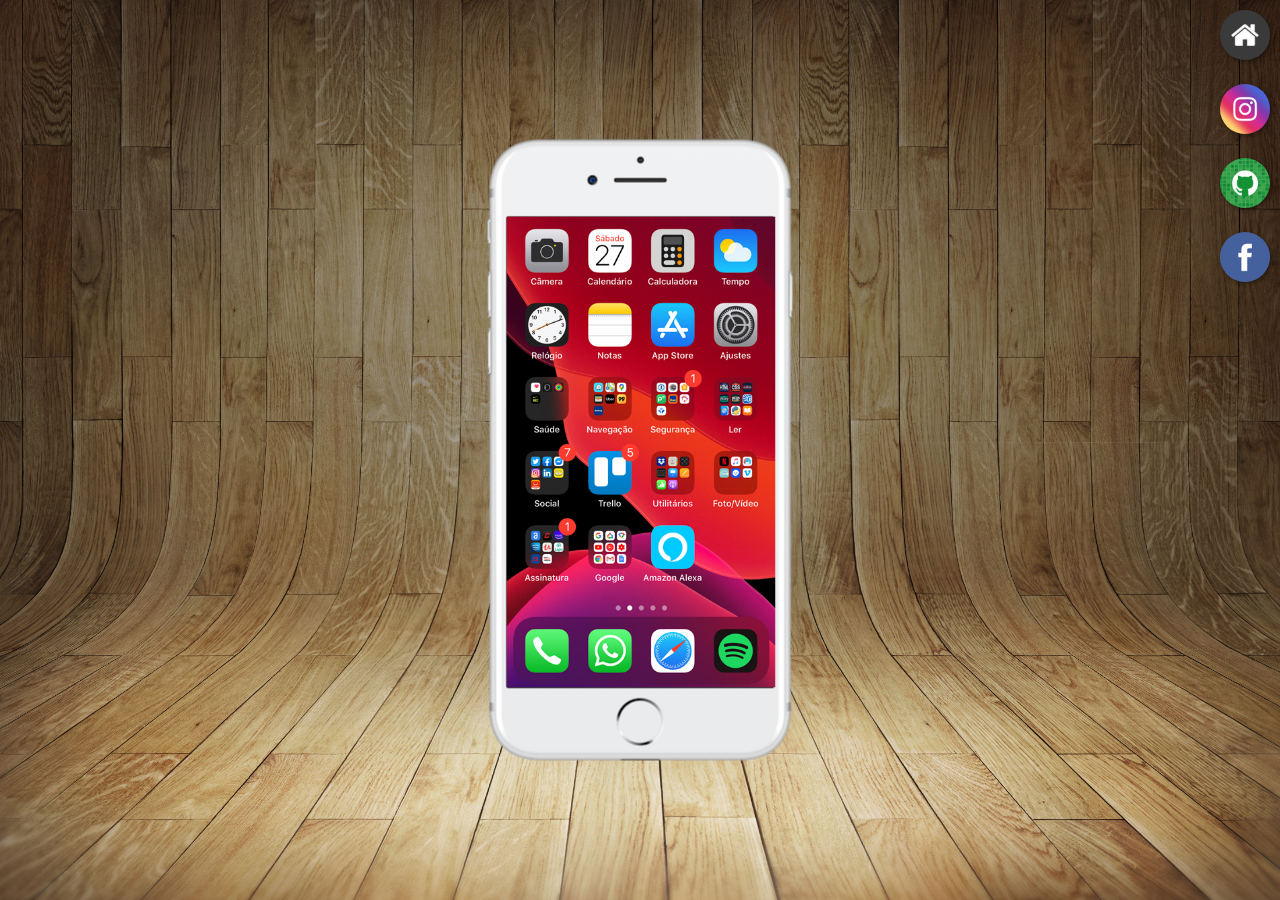
<file: index.html>
<!DOCTYPE html>
<html lang="pt-br">
<head>
    <meta charset="UTF-8">
    <meta name="viewport" content="width=device-width, initial-scale=1.0">
    <title>Projeto Redes Sociais</title>
    <link rel="stylesheet" href="estilos/style.css">
    <link rel="shortcut icon" href="favicon.ico" type="image/x-icon">
</head>
<body> 
    <main>
        <section id="redes-sociais">
        <a href="home.html" target="tela"><img src="imagens/logo-home.jpg" alt=""></a> <br>
        <a href="instagram.html" target="tela"><img src="imagens/logo-instagram.jpg" alt=""></a> <br>
        <!-- <a href="YouTube.html" target="tela"><img src="imagens/logo-youtube.jpg" alt=""></a> <br> -->
        <a href="github.html" target="tela"><img src="imagens/logo-github.jpg" alt=""></a> <br>
        <a href="facebook.html" target="tela"><img src="imagens/logo-facebook.jpg" alt=""></a>
        </section>
        
        <section id="celular">
            <iframe src="home.html" frameborder="0" name="tela" id="tela">
                Seu navegador nao e compativel com isso!
            </iframe>
        </section>
    </main>
</body>
</html>
</file>
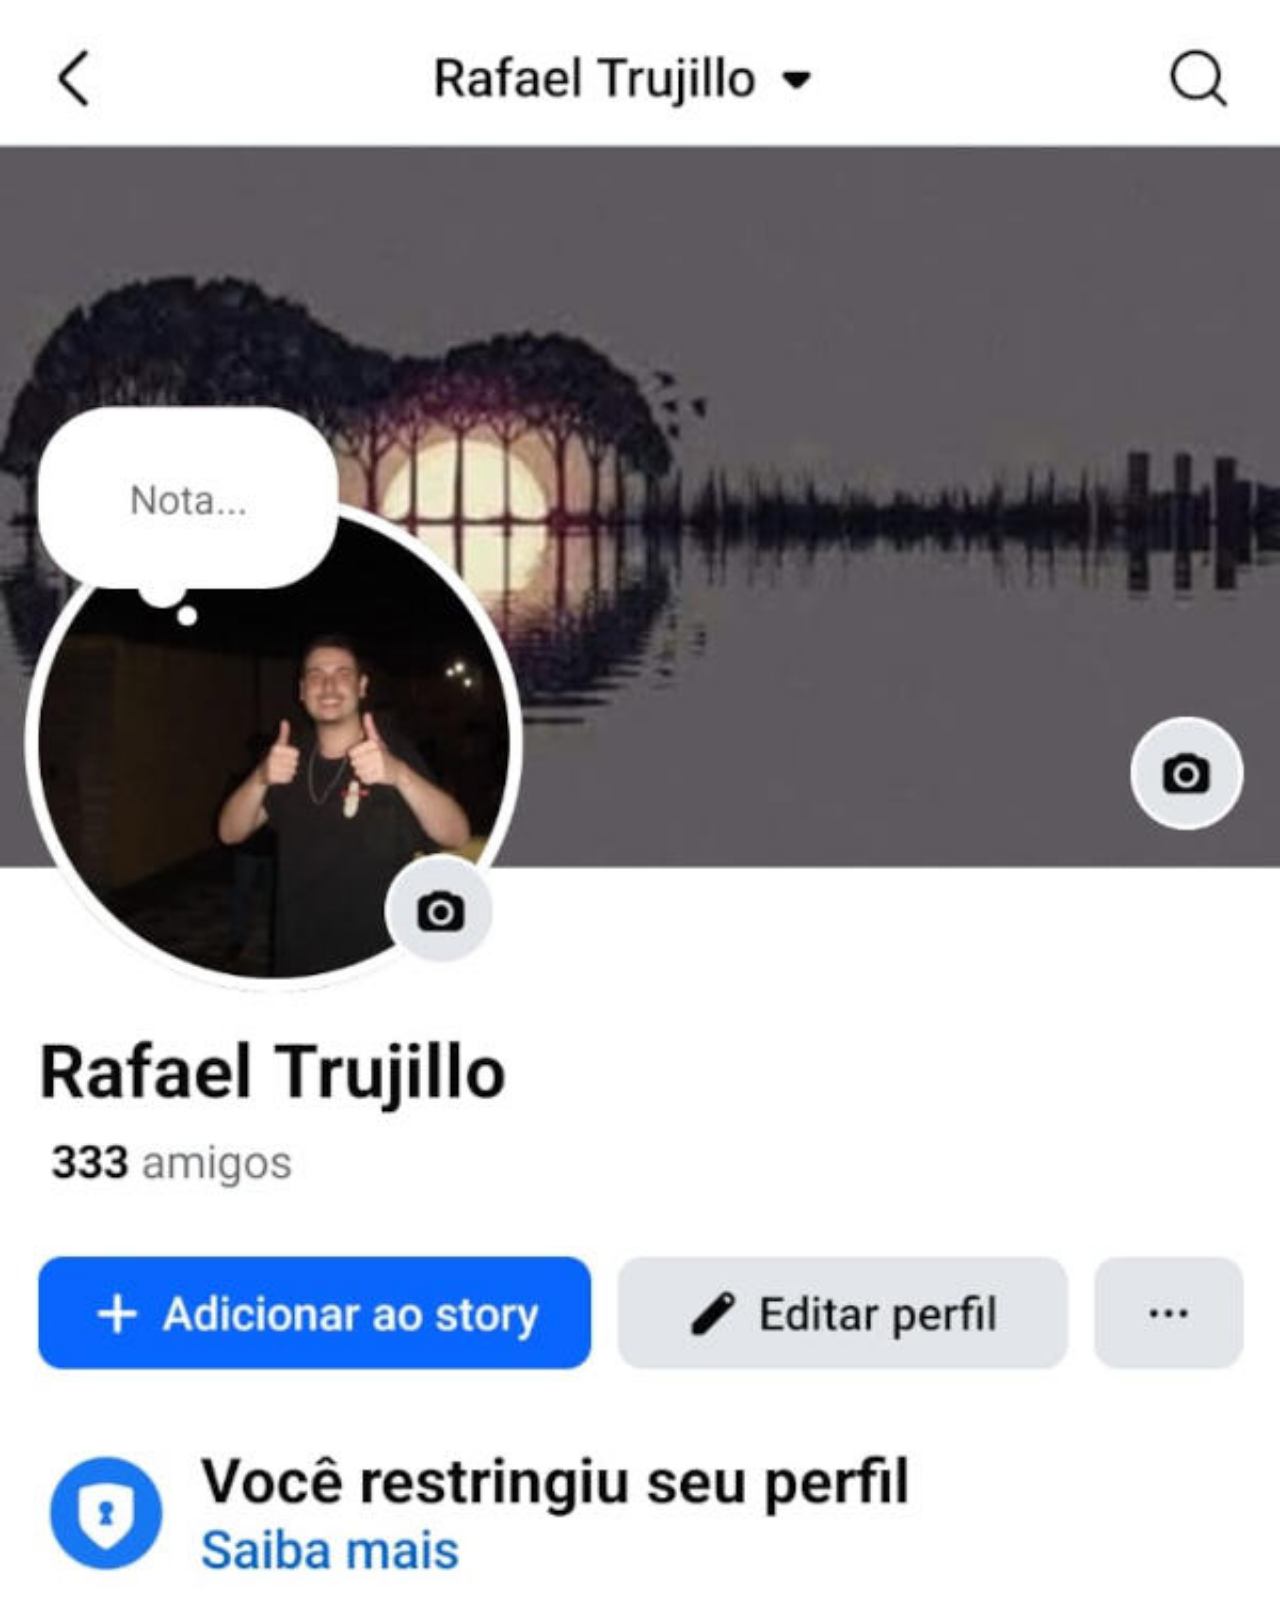
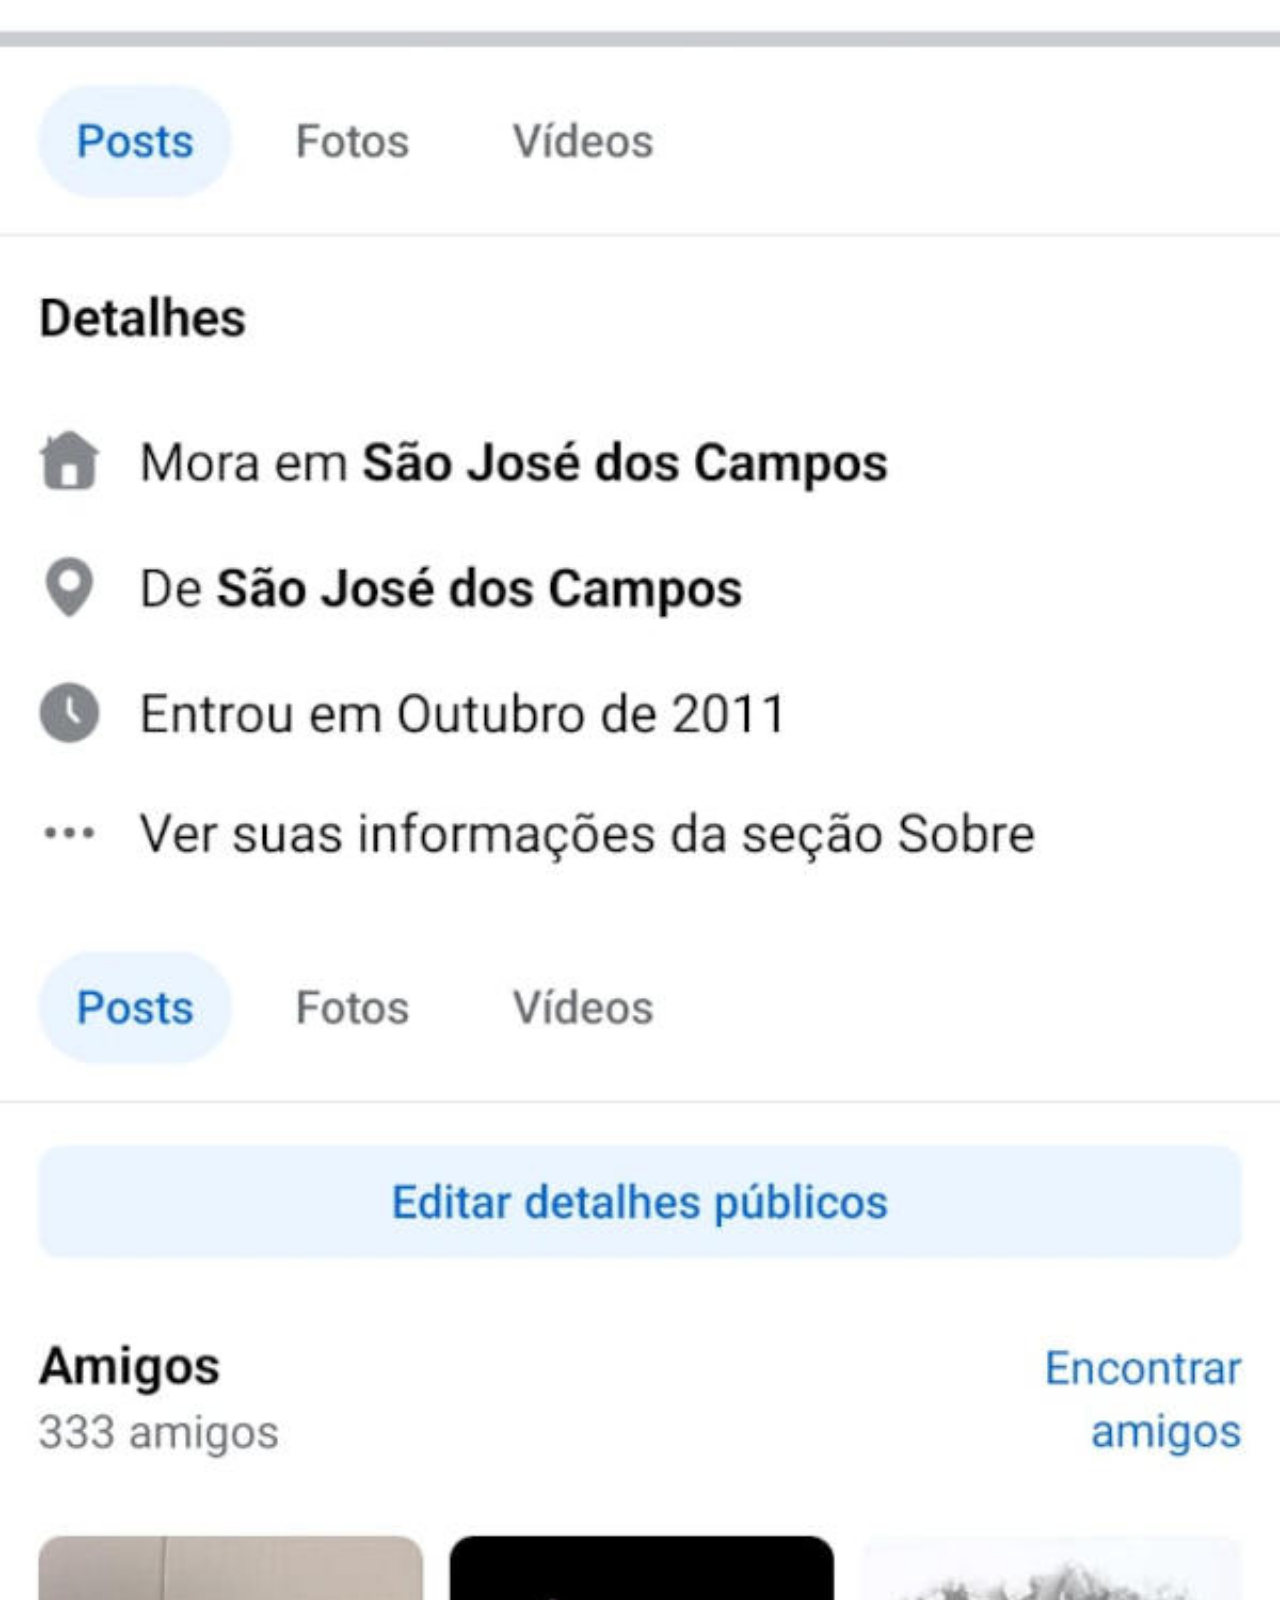
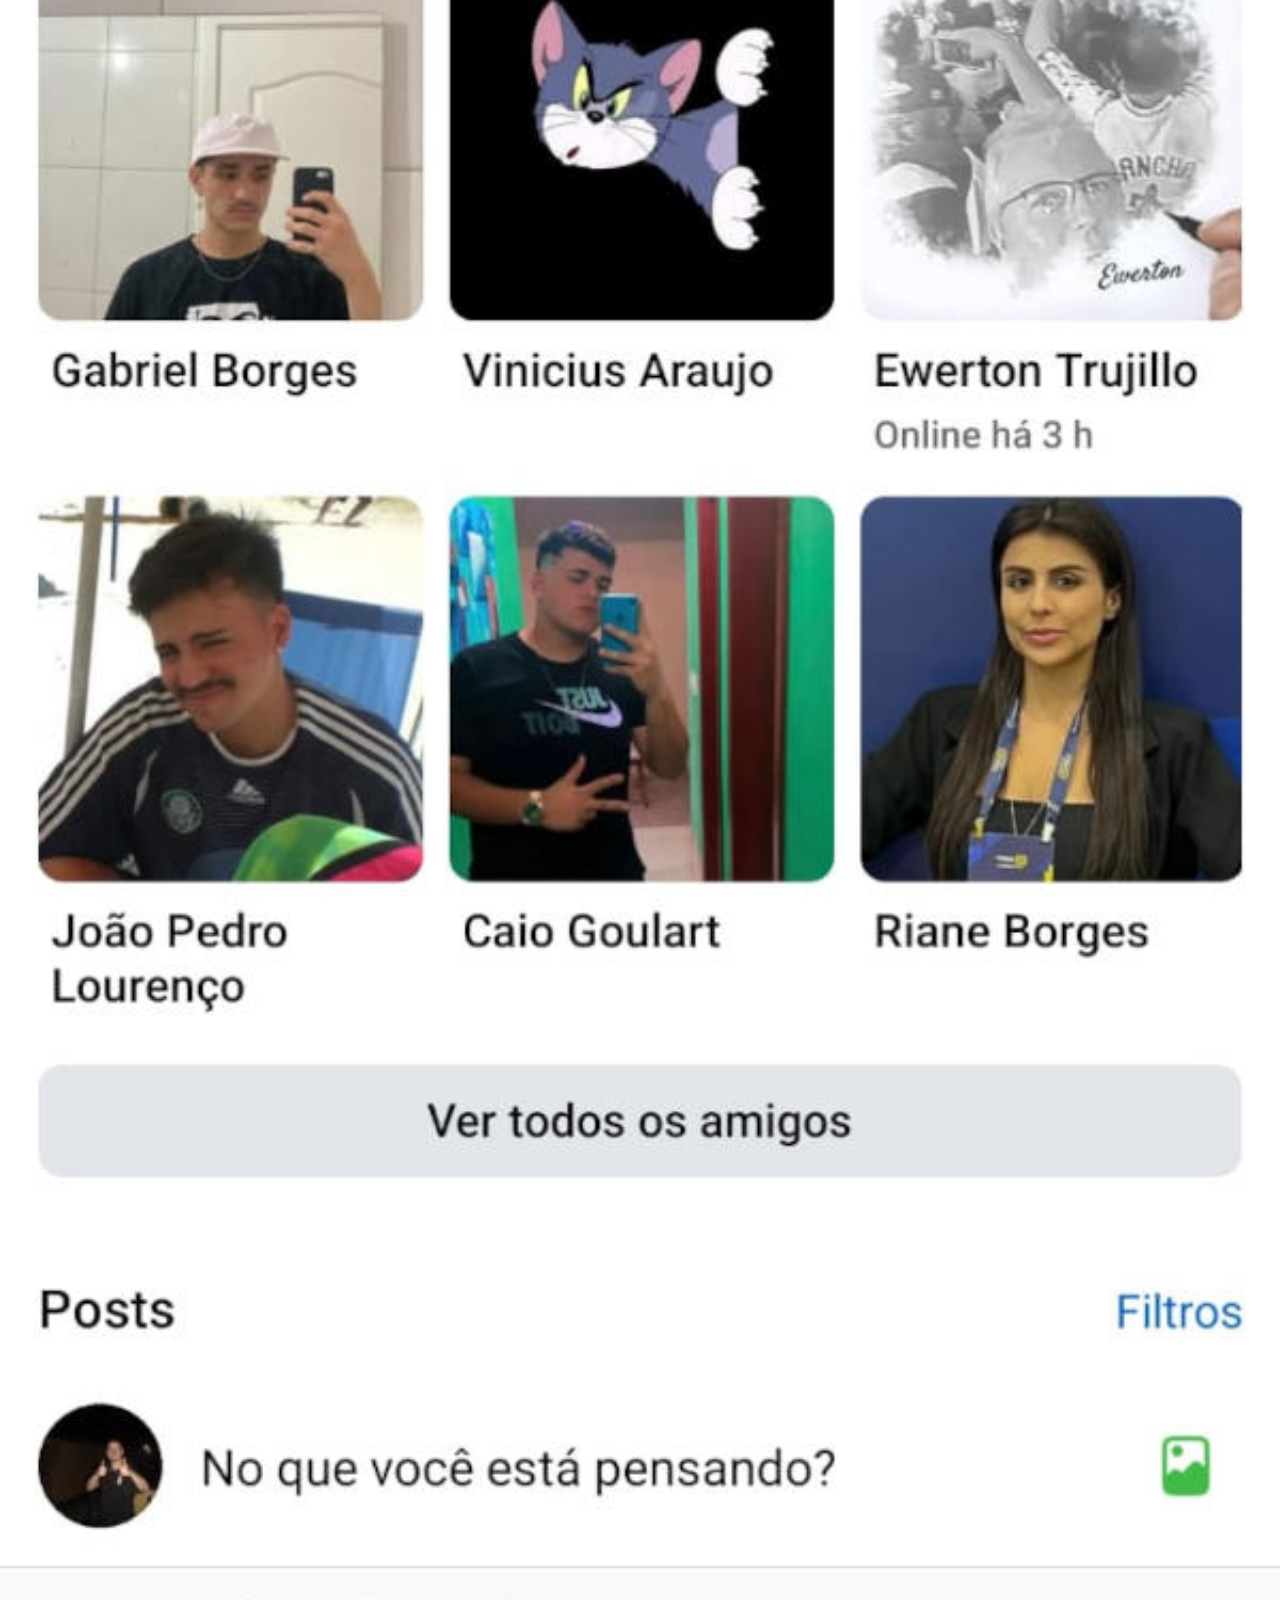
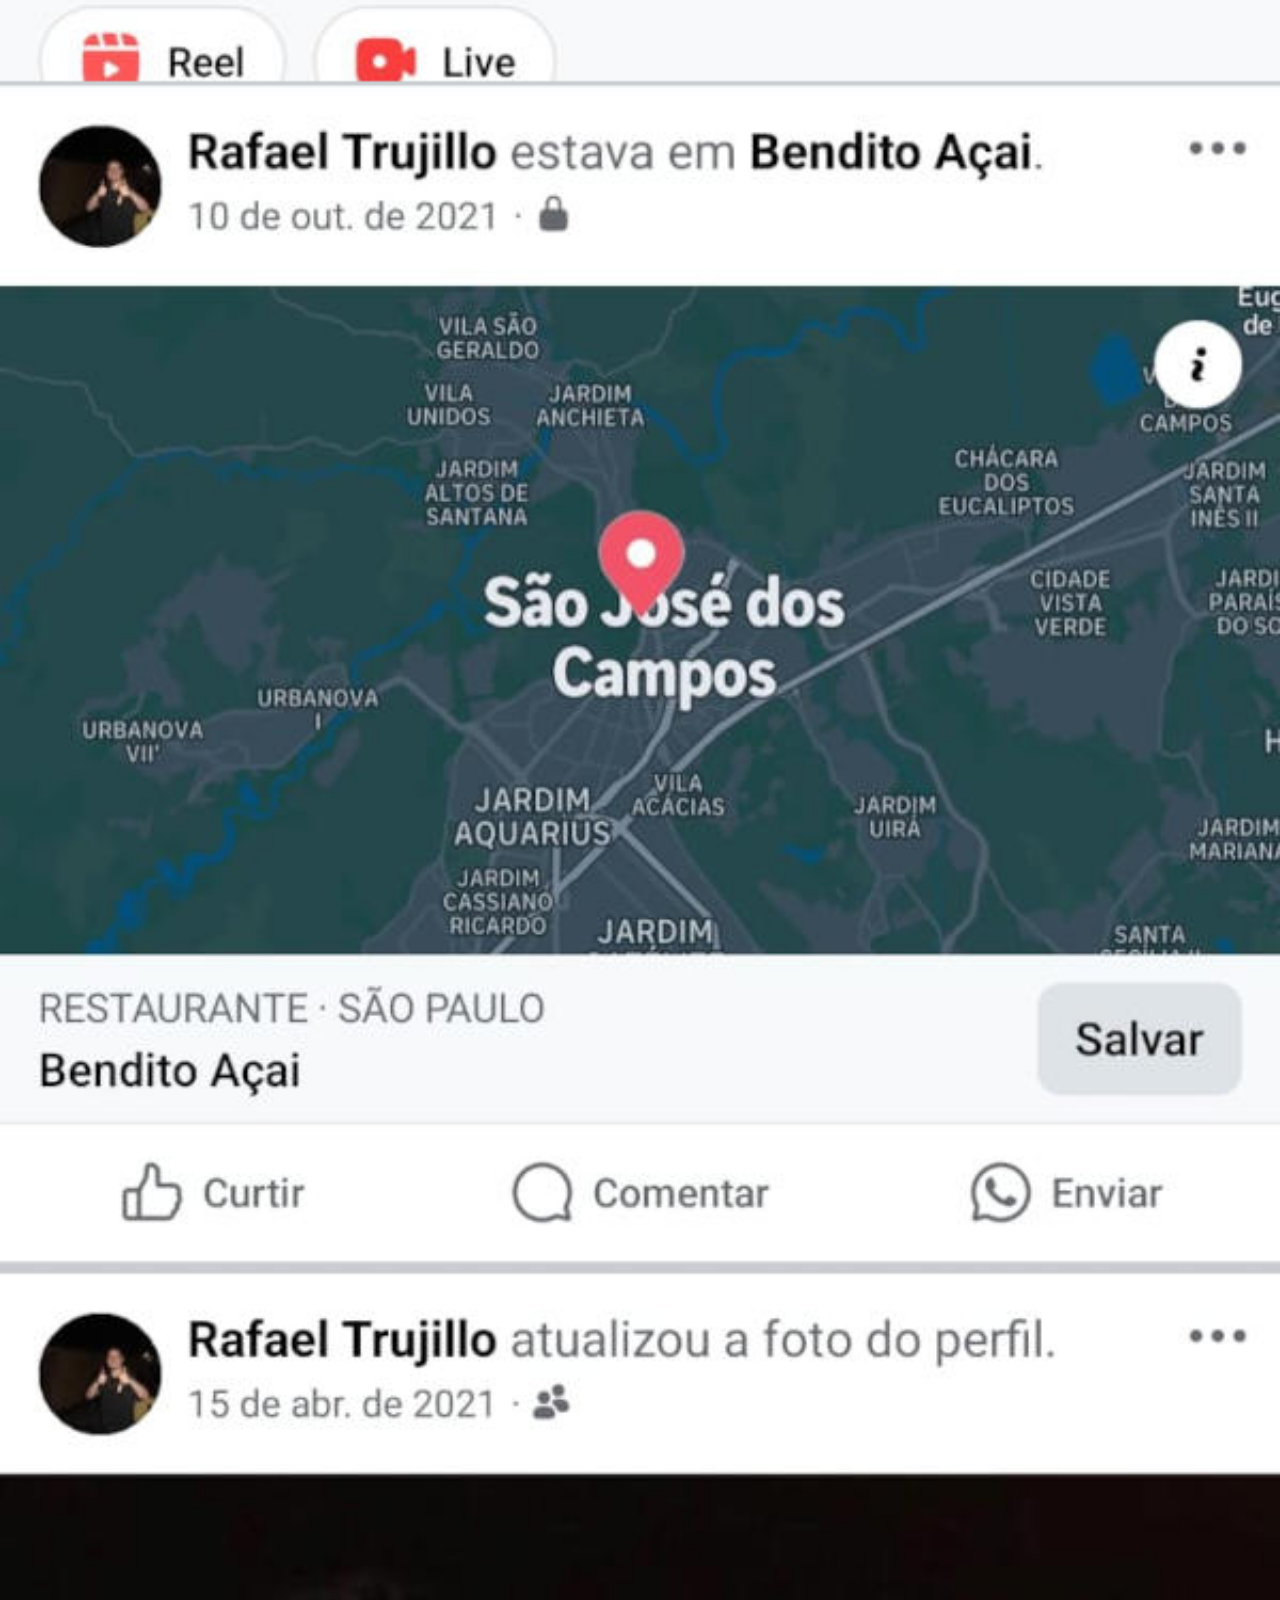
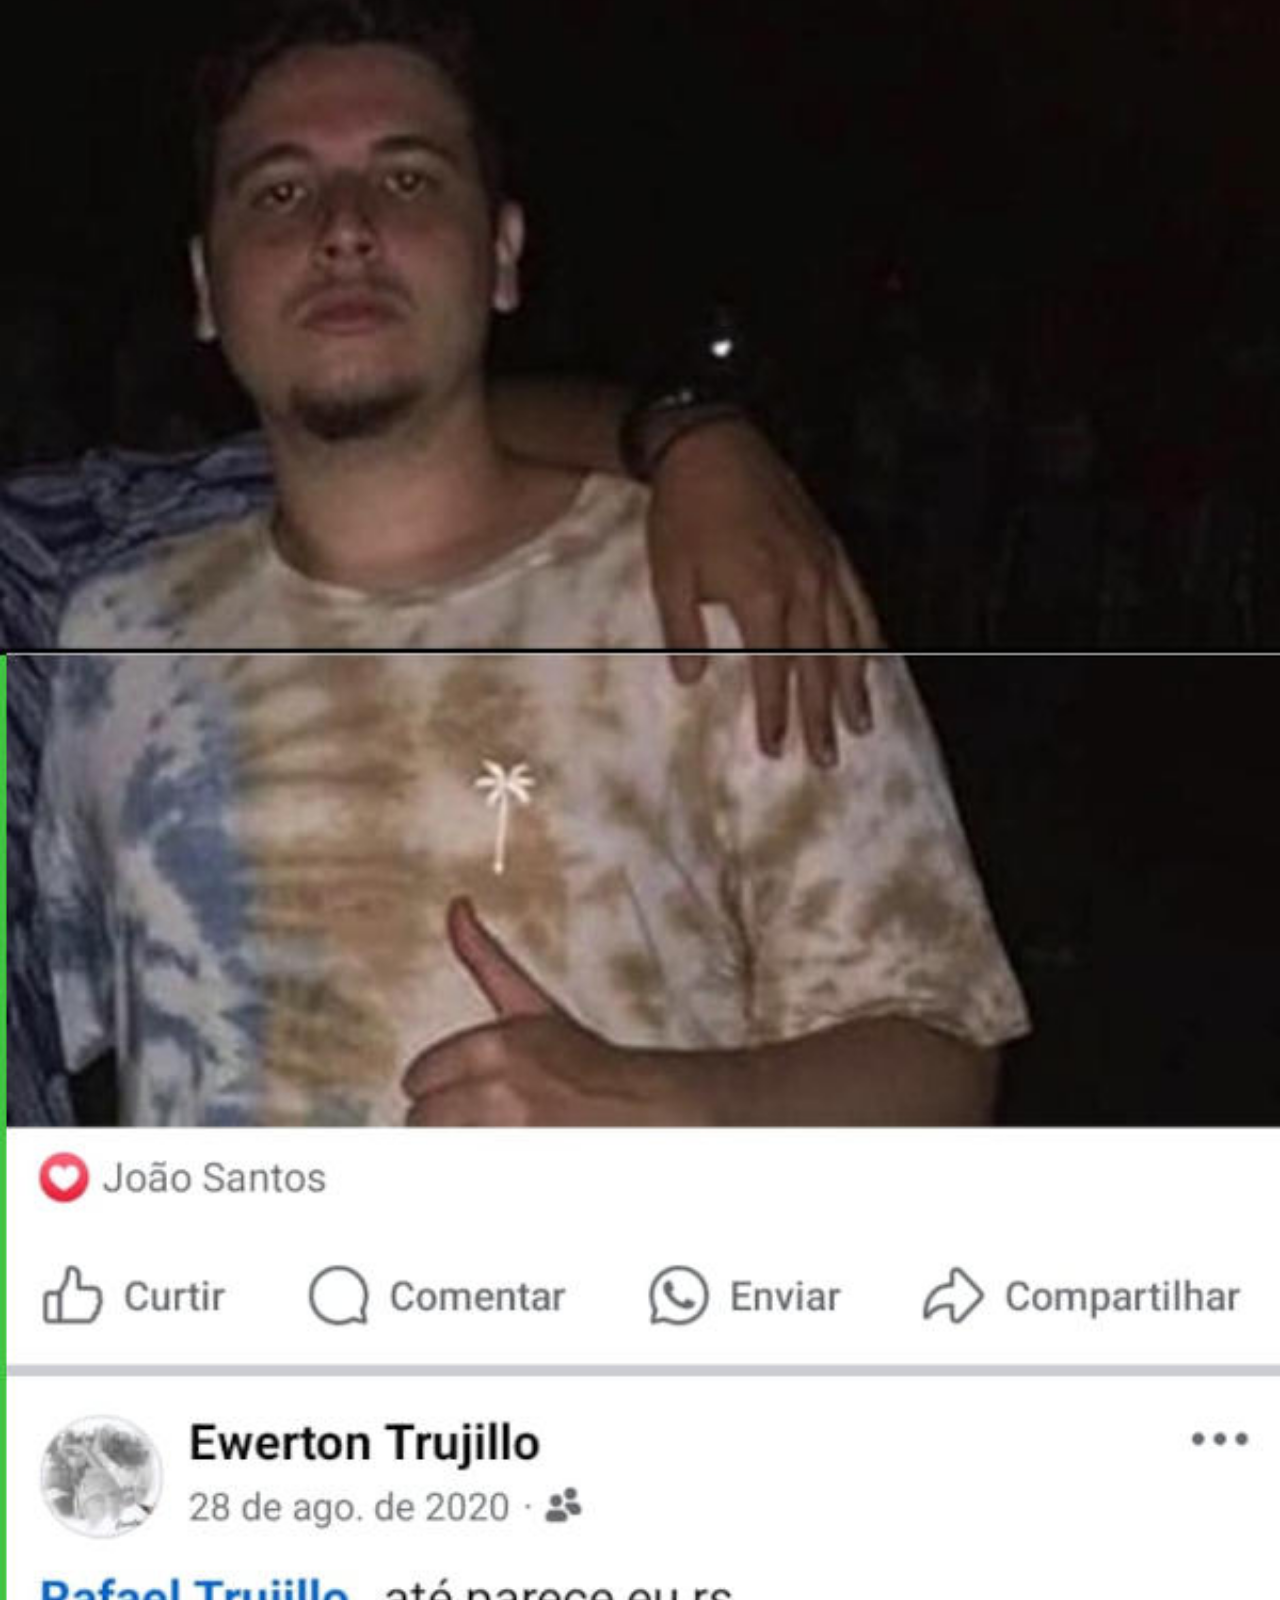
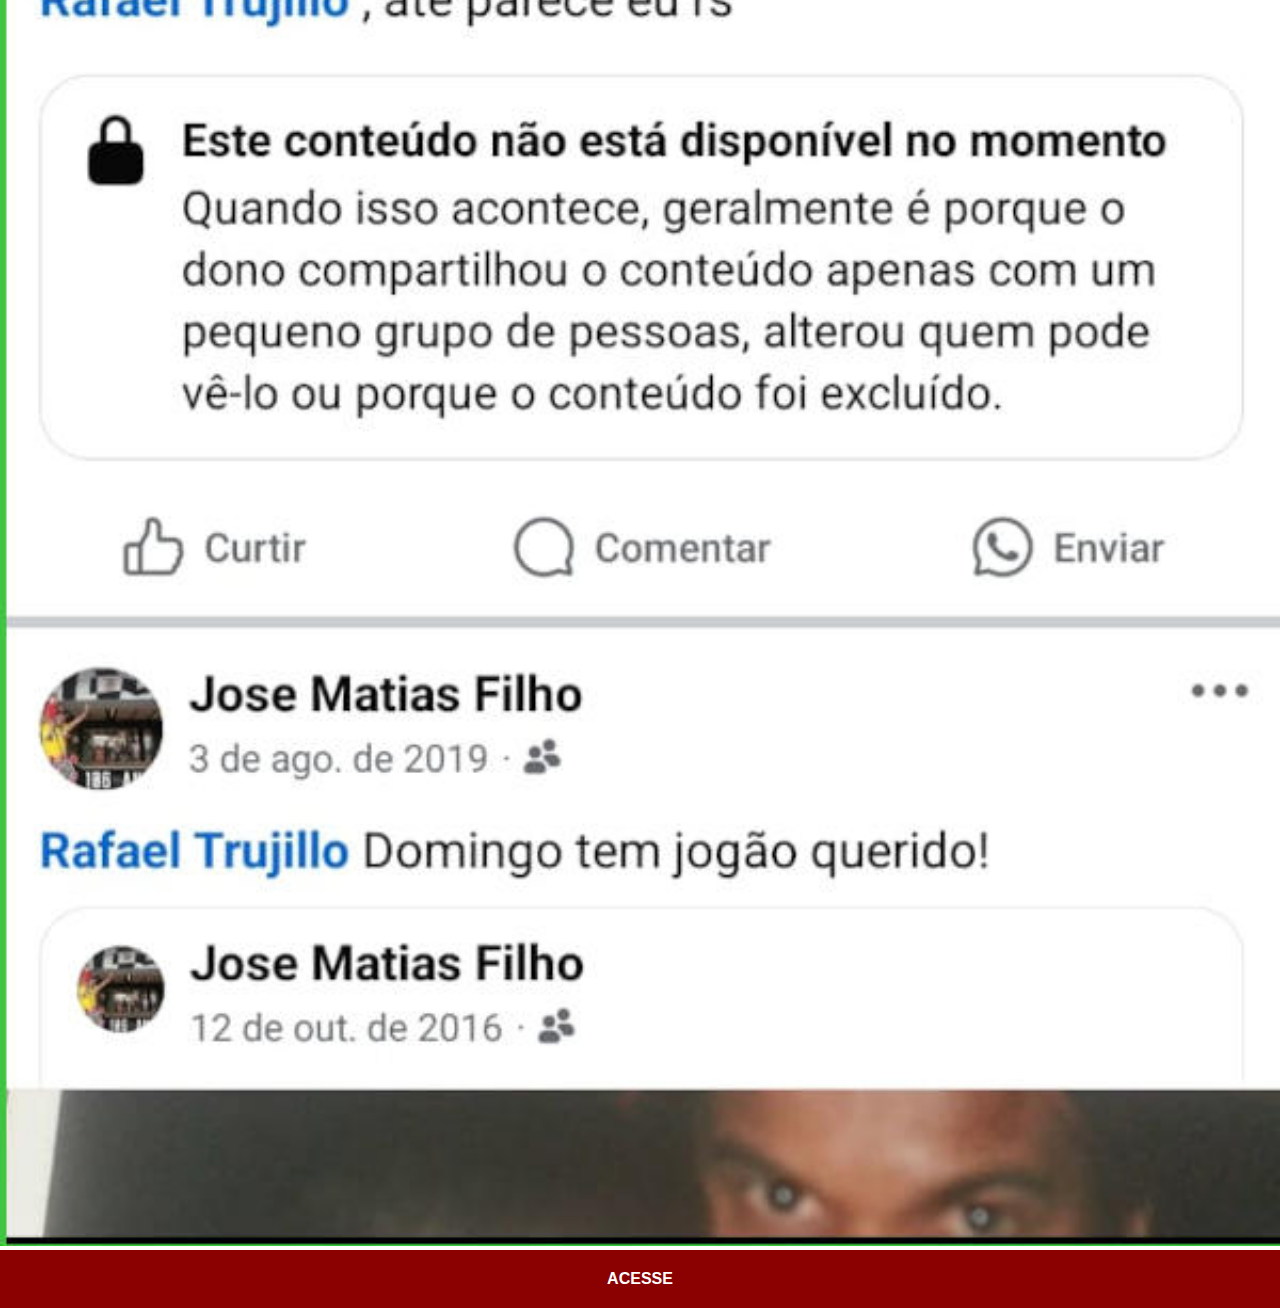
<file: facebook.html>
<!DOCTYPE html>
<html lang="pt-br">
<head>
    <meta charset="UTF-8">
    <meta name="viewport" content="width=device-width, initial-scale=1.0">
    <title>YouTube</title>
    <link rel="stylesheet" href="estilos/redes.css">
</head>
<body>
    <img src="imagens/facebook.jpg" alt="YouTube">   
    <a href="https://www.facebook.com/rafael.trujillo.9828?mibextid=qi2Omg&rdid=TLHdF84pOB0gqVge&share_url=https%3A%2F%2Fwww.facebook.com%2Fshare%2F1AK72JexPw%2F%3Fmibextid%3Dqi2Omg#" target="_blank">ACESSE</a>
</body>
</html>
</file>
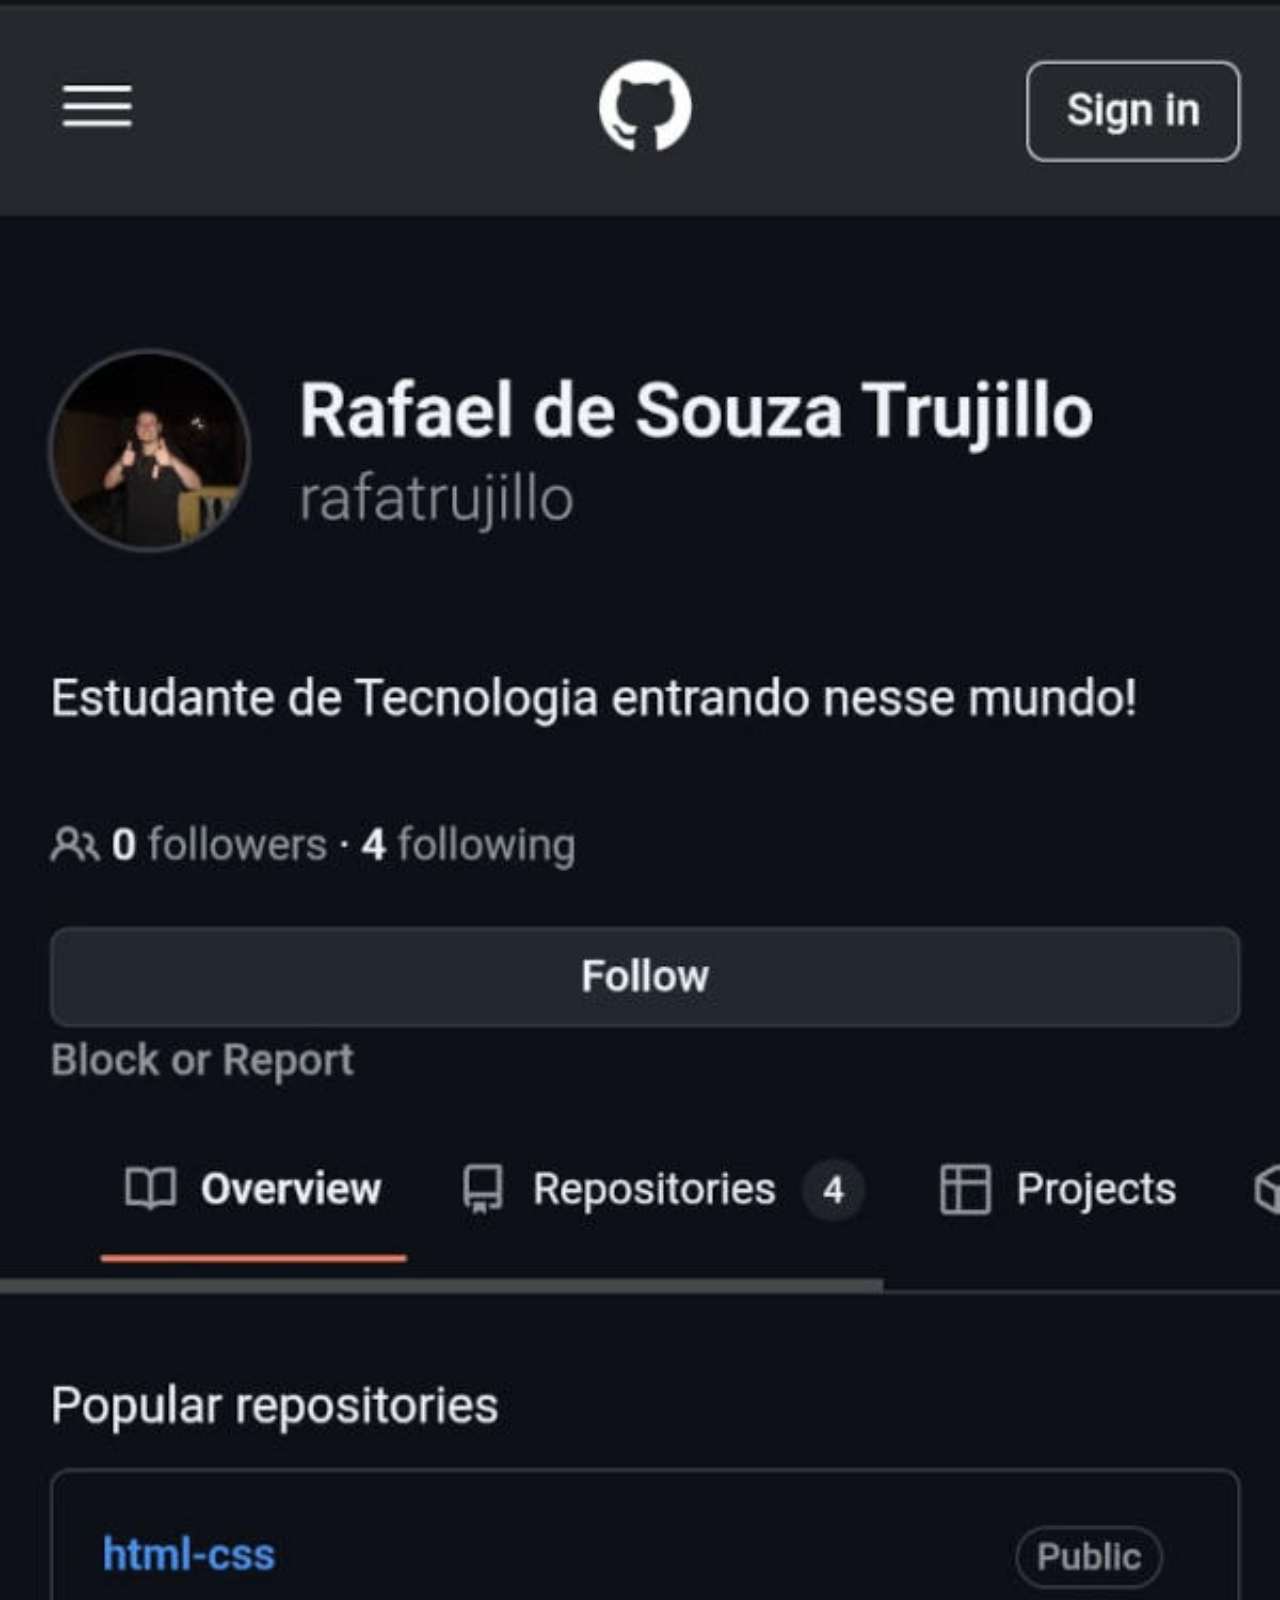
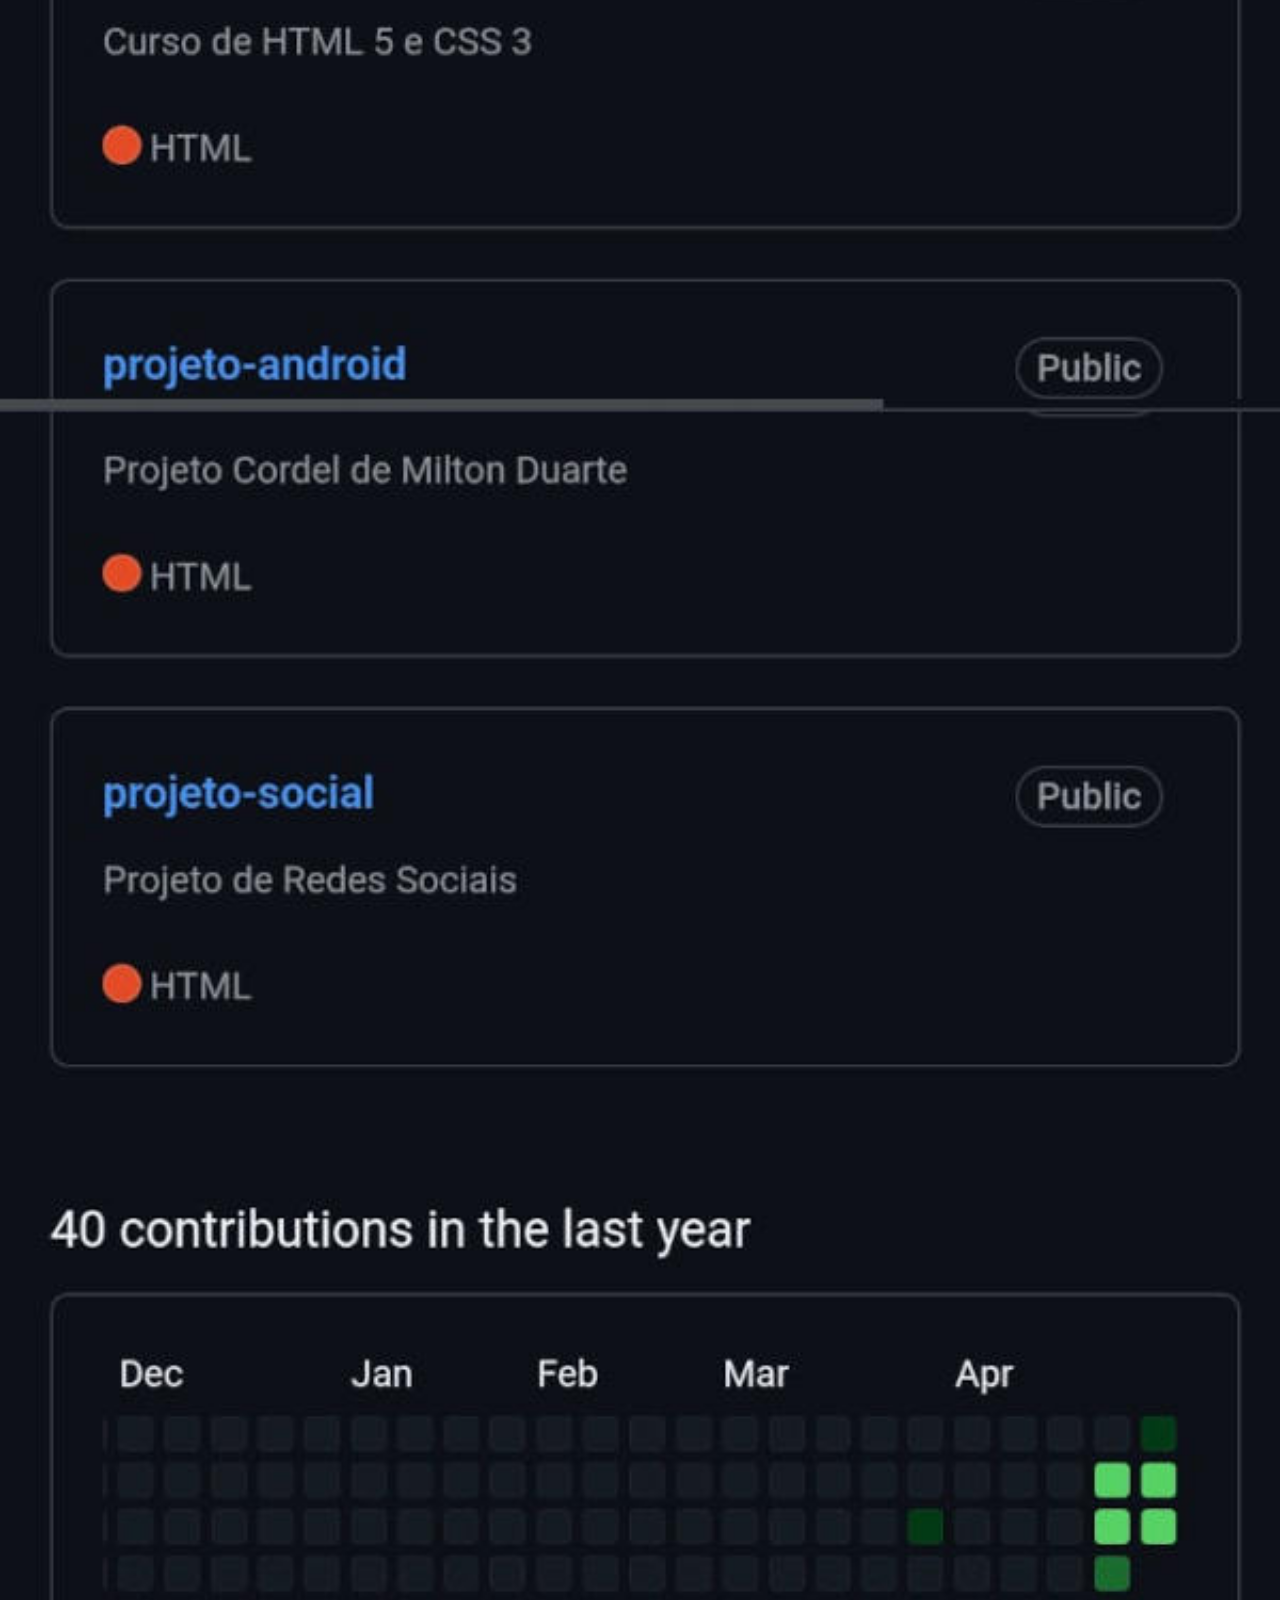
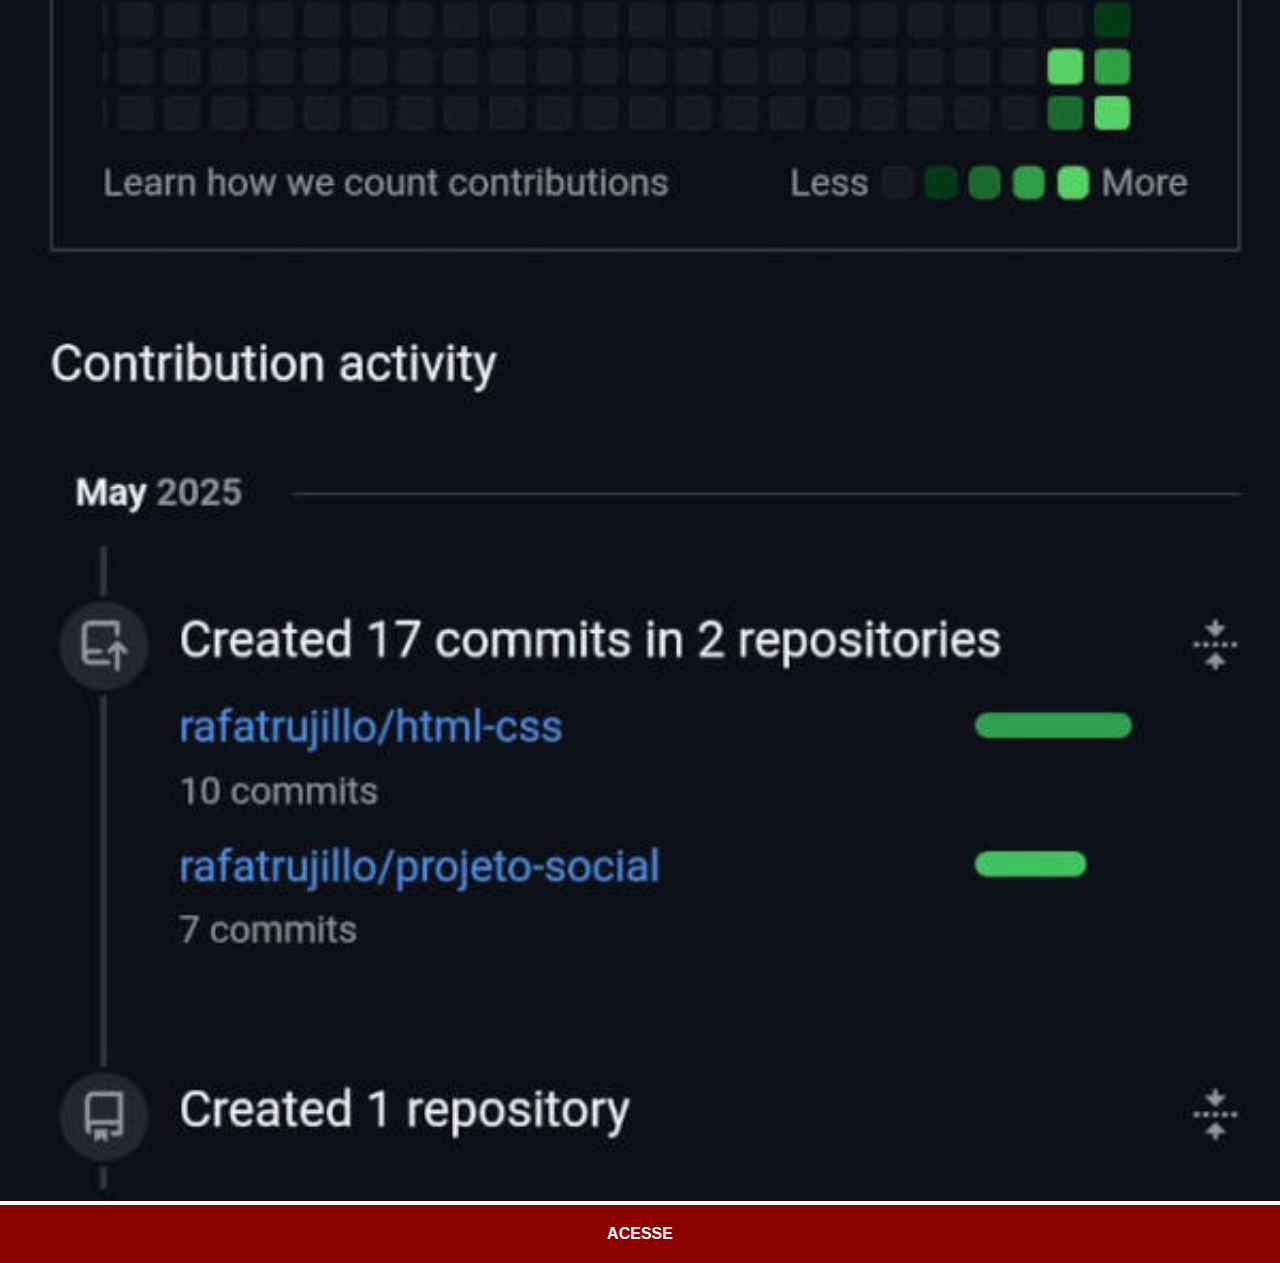
<file: github.html>
<!DOCTYPE html>
<html lang="pt-br">
<head>
    <meta charset="UTF-8">
    <meta name="viewport" content="width=device-width, initial-scale=1.0">
    <title>YouTube</title>
    <link rel="stylesheet" href="estilos/redes.css">
</head>
<body>
    <img src="imagens/github.jpg" alt="YouTube">   
    <a href="https://github.com/rafatrujillo" target="_blank">ACESSE</a>
</body>
</html>
</file>
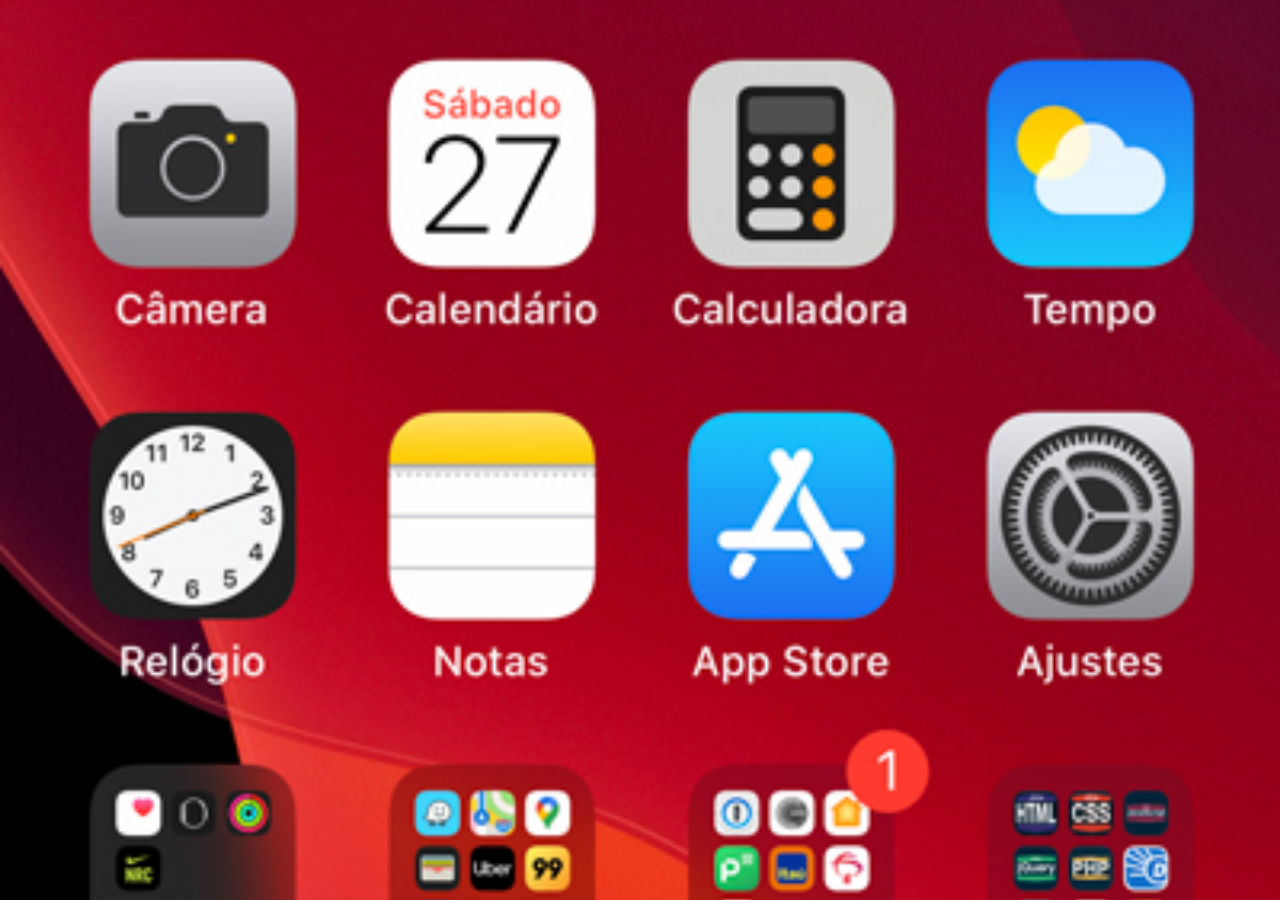
<file: home.html>
<!DOCTYPE html>
<html lang="pt-br">
<head>
    <meta charset="UTF-8">
    <meta name="viewport" content="width=device-width, initial-scale=1.0">
    <title>Home</title>
    <style>
        * {
            margin: 0px;
            padding: 0px;
        }

        body {
            width: 100vw;
            height: 100vh;
            background: url('imagens/tela-home.jpg') no-repeat top center;
            background-size: cover;
        }
    </style>
</head>
<body>
    
</body>
</html>
</file>
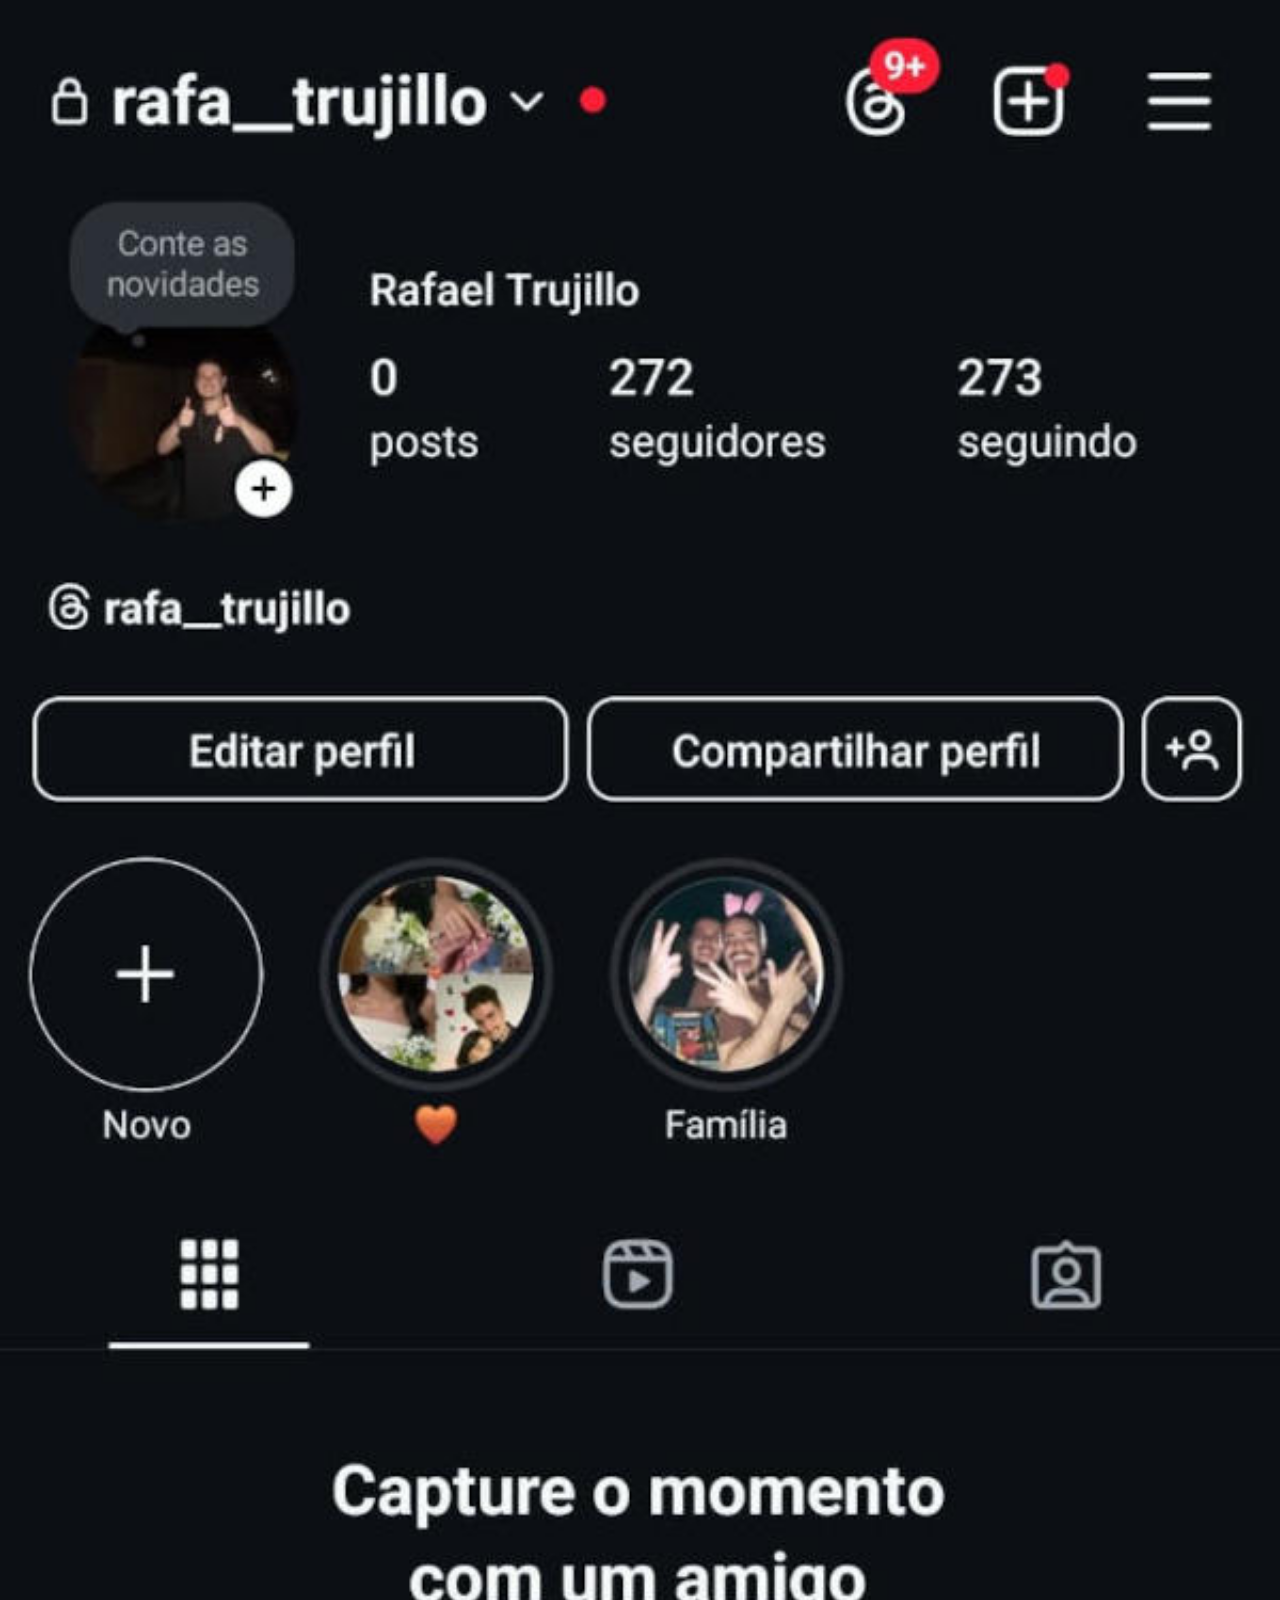
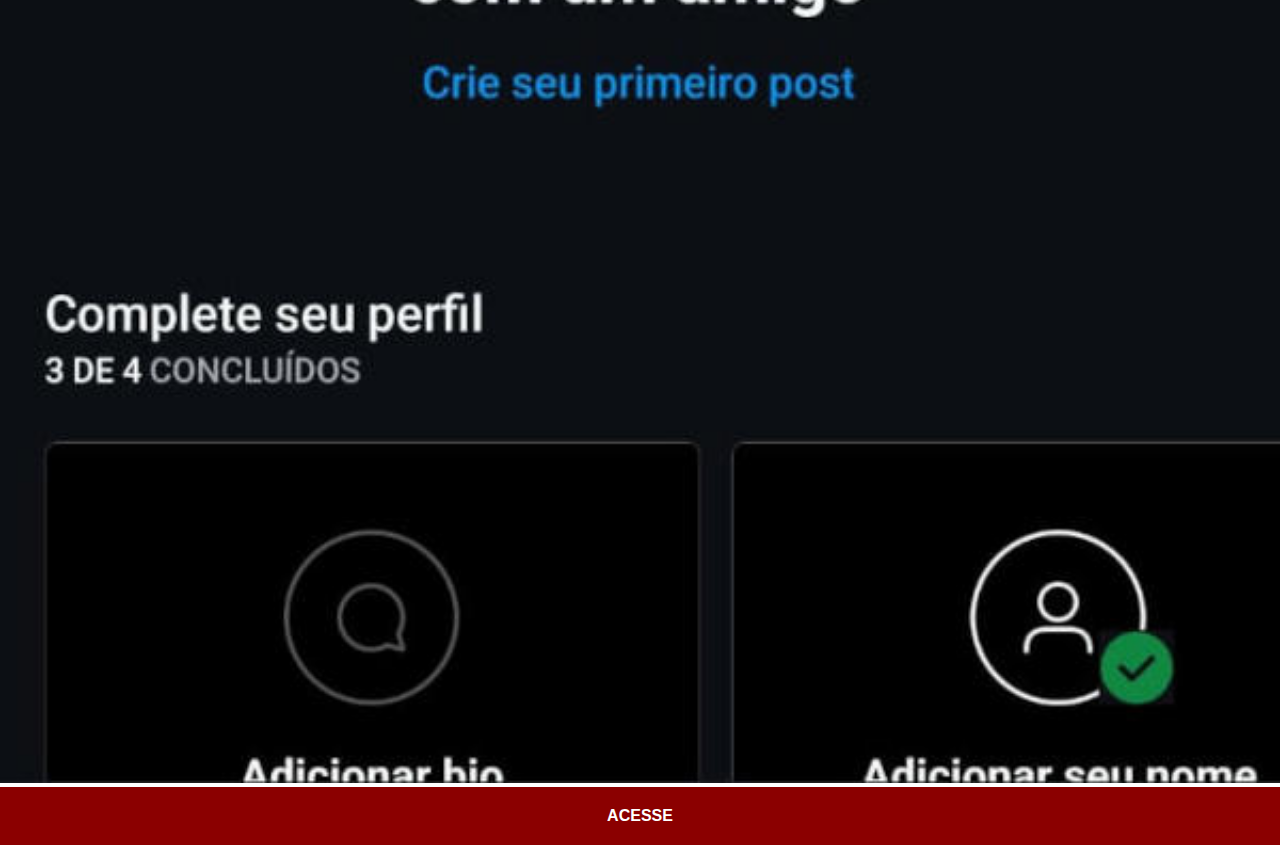
<file: instagram.html>
<!DOCTYPE html>
<html lang="pt-br">
<head>
    <meta charset="UTF-8">
    <meta name="viewport" content="width=device-width, initial-scale=1.0">
    <title>YouTube</title>
    <link rel="stylesheet" href="estilos/redes.css">
</head>
<body>
    <img src="imagens/instacerto.jpg" alt="YouTube">   
    <a href="https://www.instagram.com/rafa__trujillo/" target="_blank">ACESSE</a>
</body>
</html>
</file>
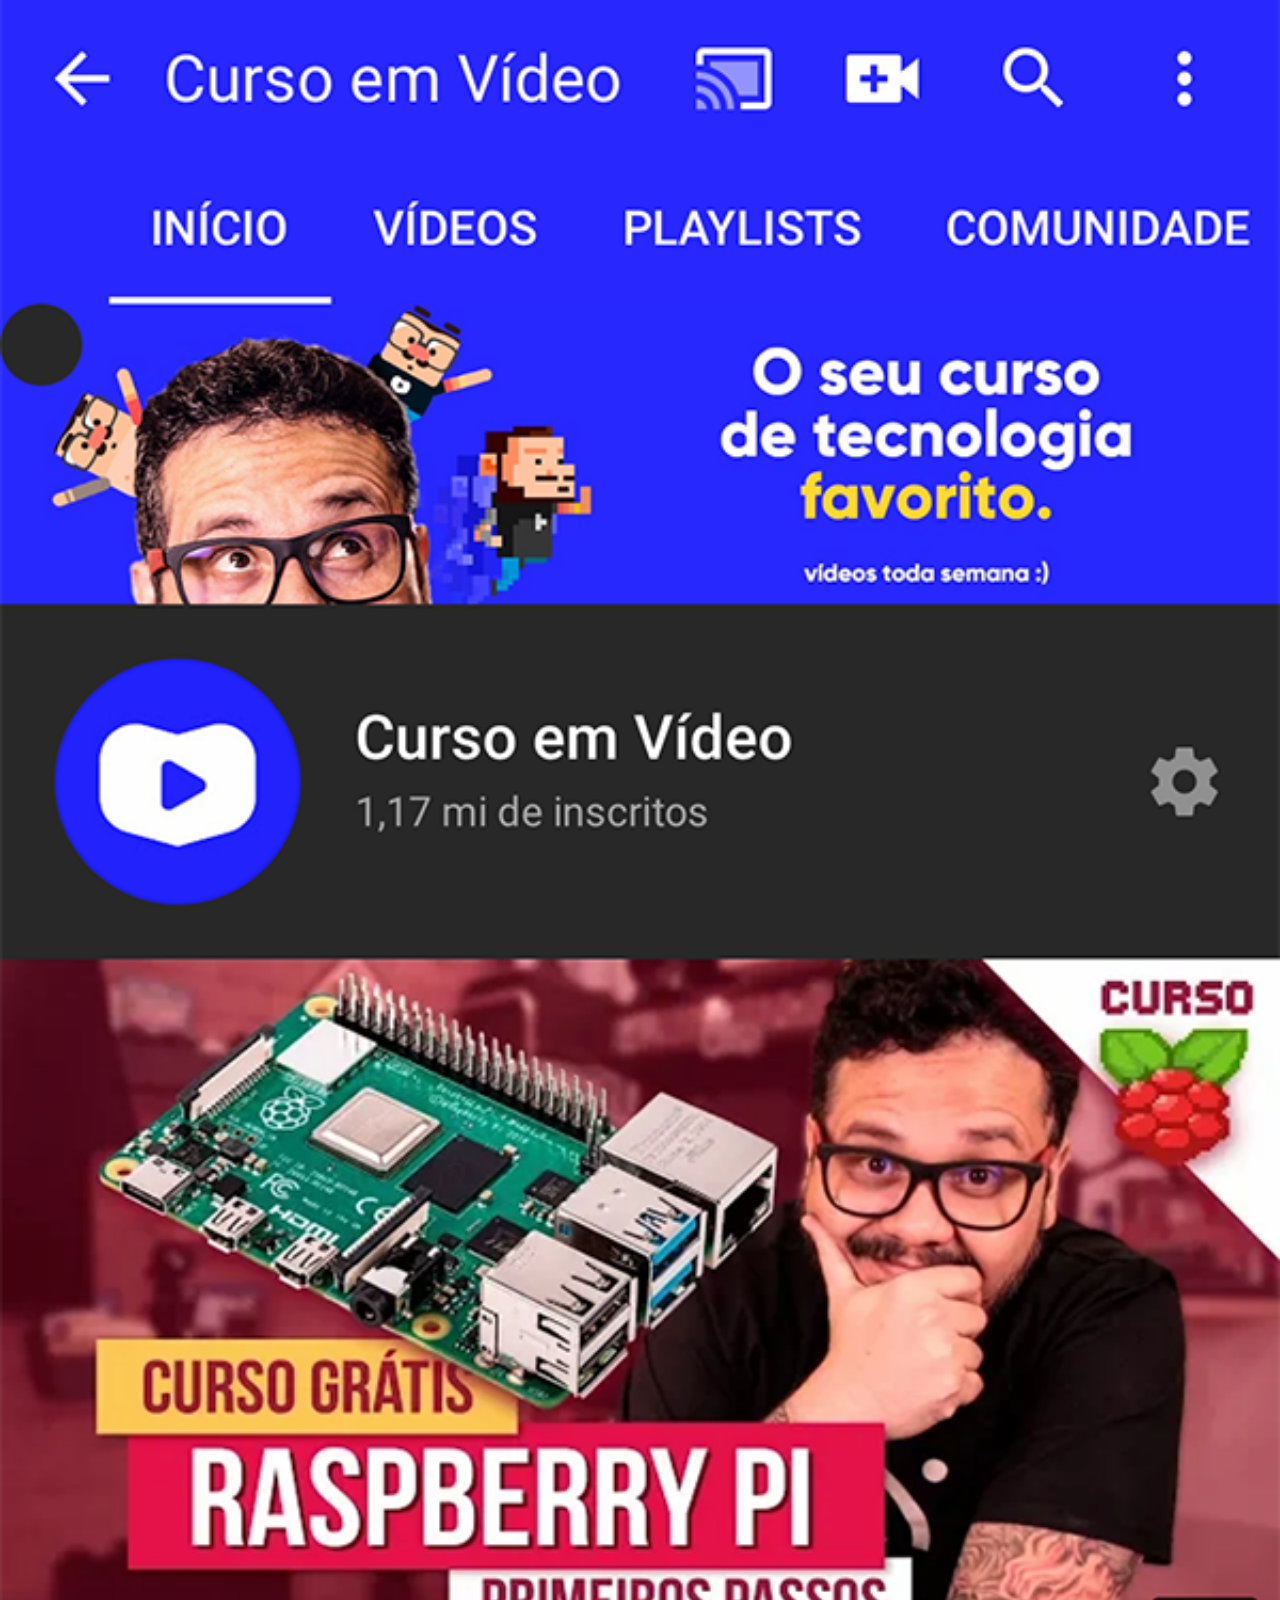
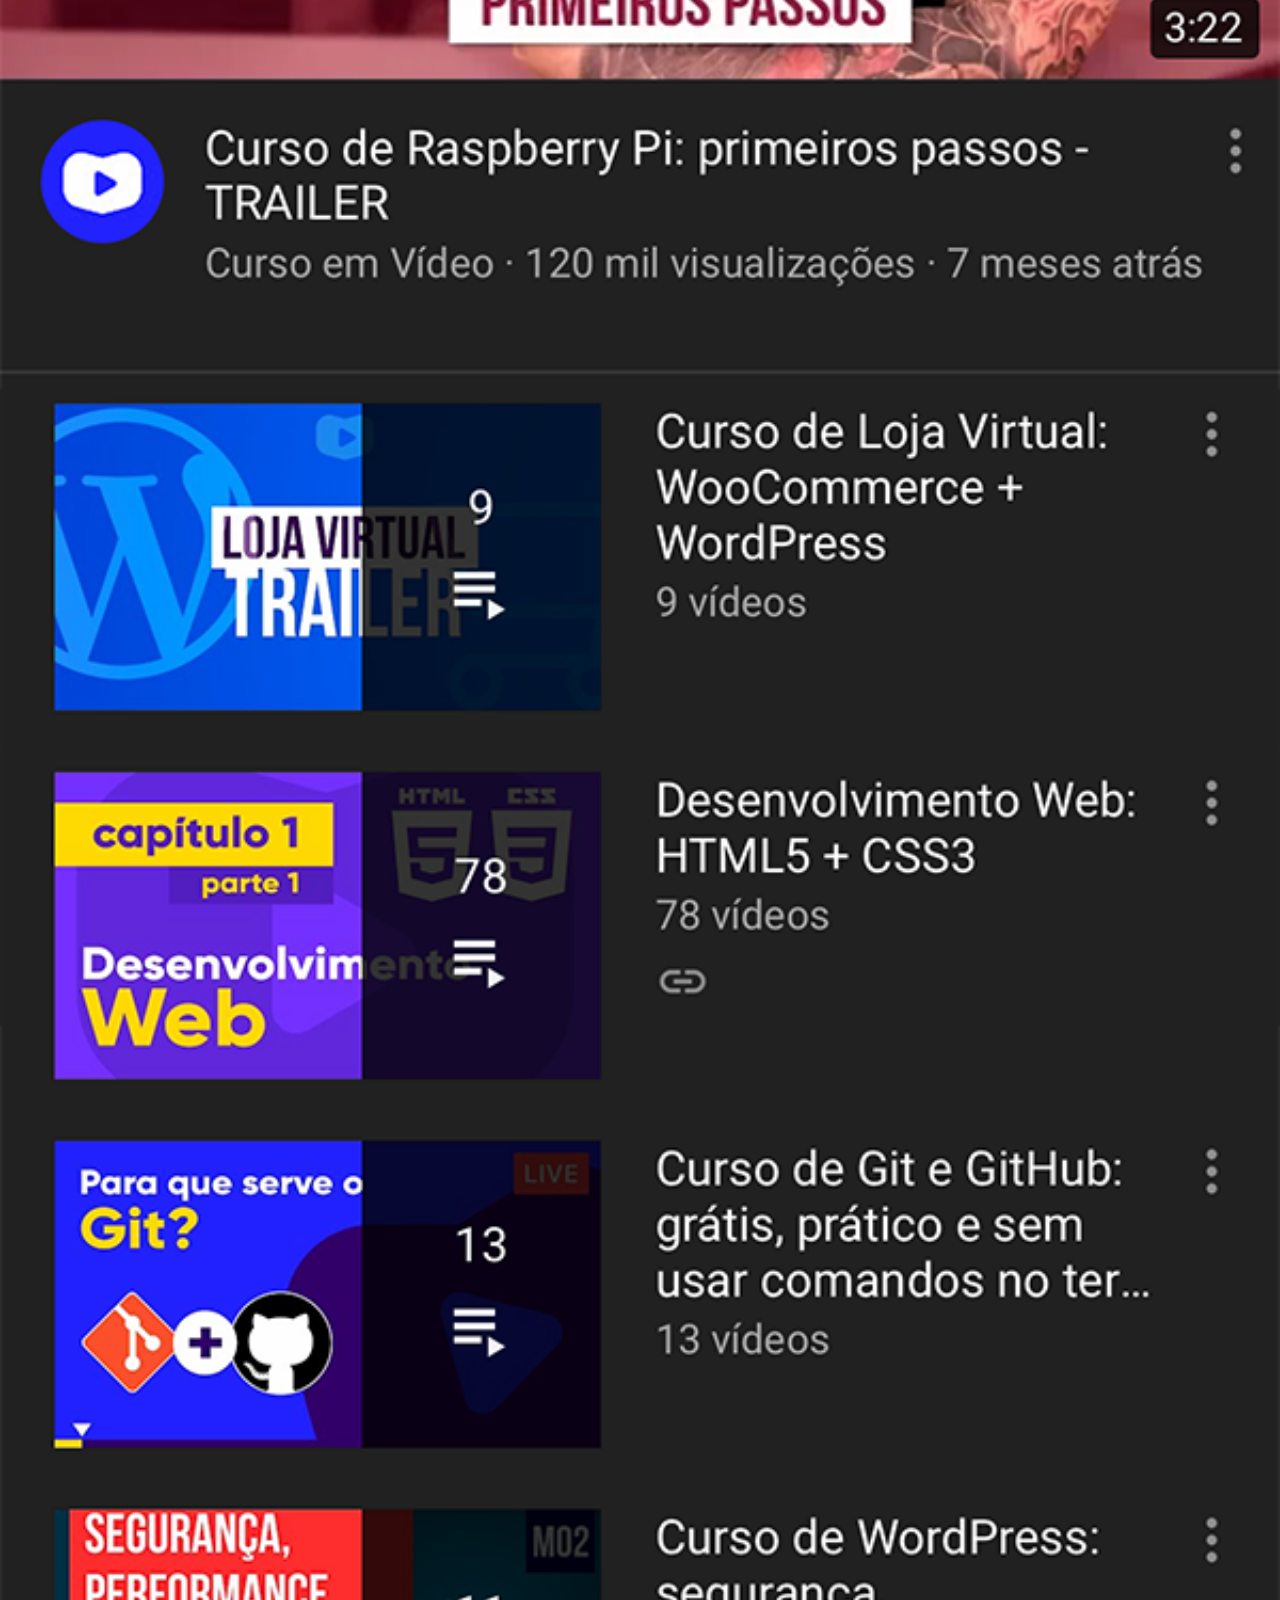
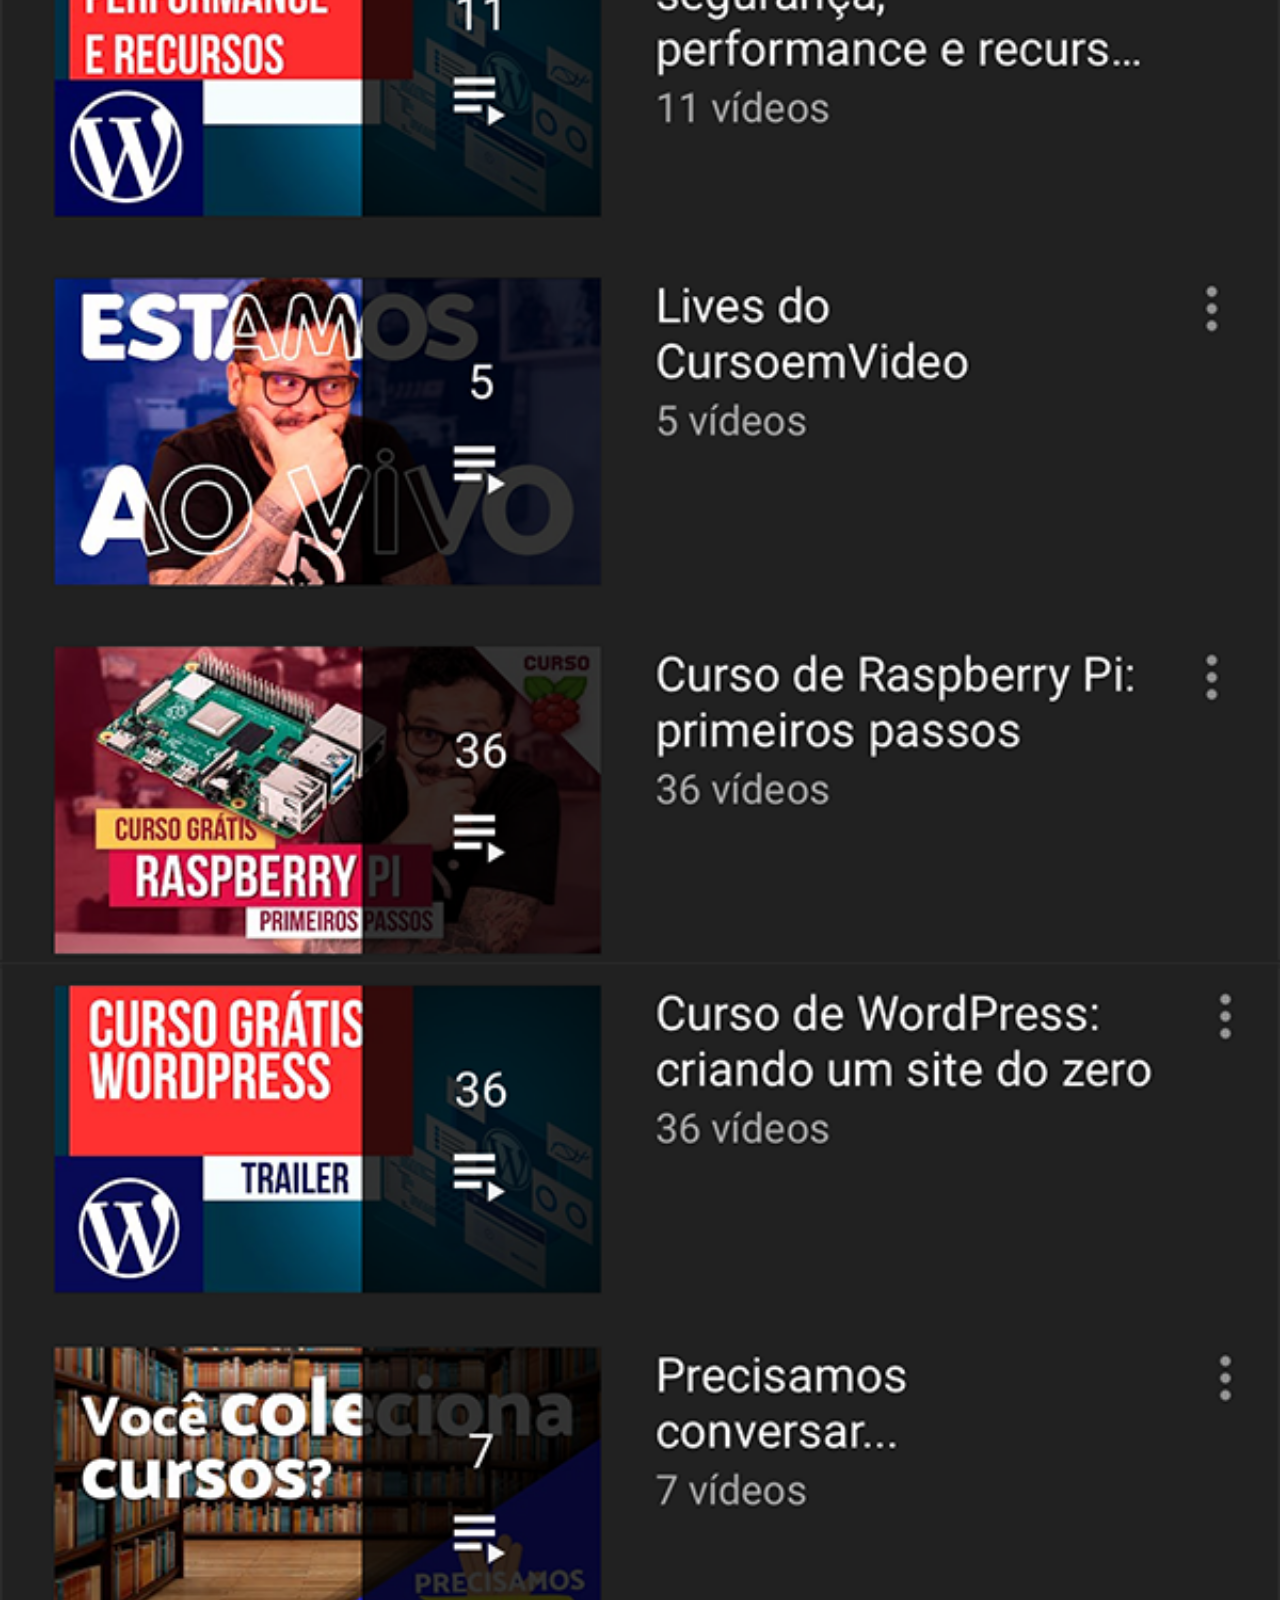
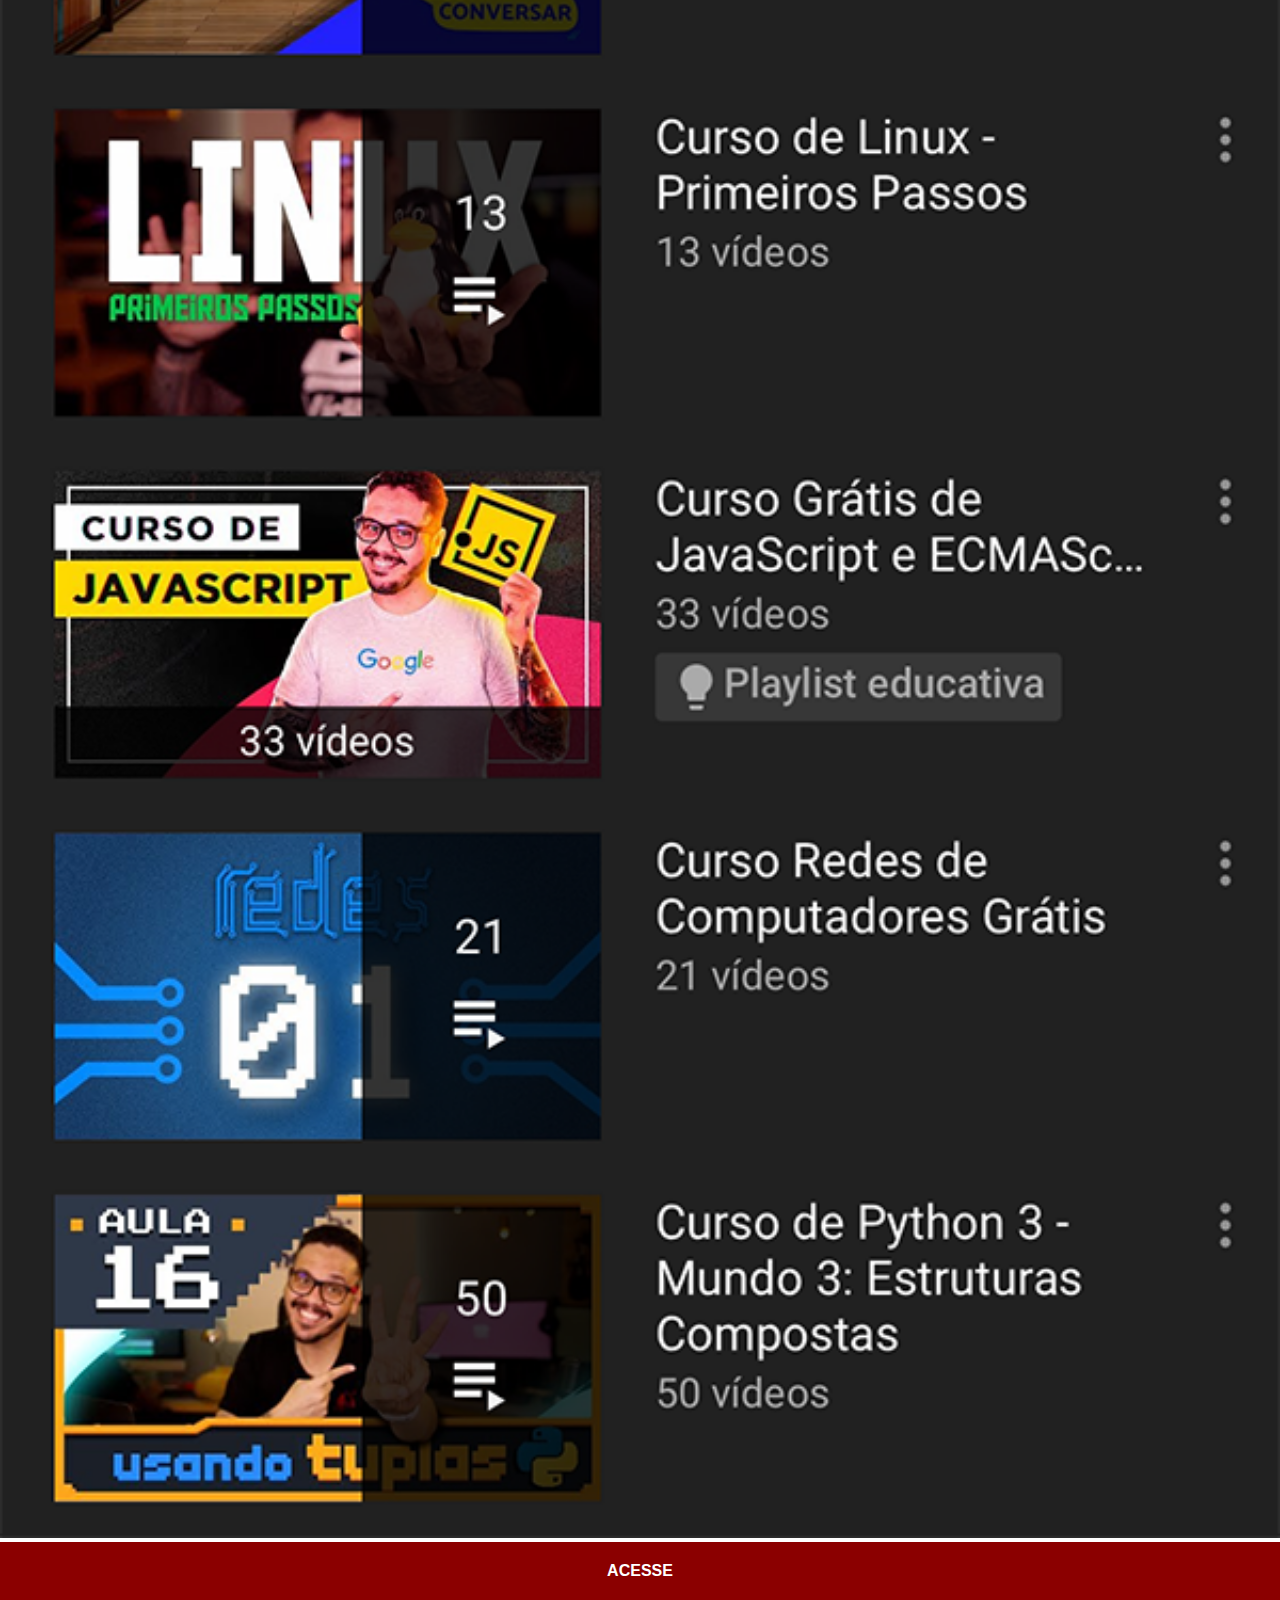
<file: YouTube.html>
<!DOCTYPE html>
<html lang="pt-br">
<head>
    <meta charset="UTF-8">
    <meta name="viewport" content="width=device-width, initial-scale=1.0">
    <title>YouTube</title>
    <link rel="stylesheet" href="estilos/redes.css">
</head>
<body>
    <img src="imagens/tela-youtube.png" alt="YouTube">   
    <a href="https://www.youtube.com/cursoemvideo" target="_blank">ACESSE</a>
</body>
</html>
</file>
<file: estilos/style.css>
@charset "UTF-8";

* {
    margin: 0px;
    padding: 0px;
}

html, body {
    height: 100vh;
    width: 100vw;
}

body {
    background-image: url(../imagens/fundo-madeira.jpg);
    background-repeat: no-repeat;
    background-size: cover;
    background-position: top center;
    background-attachment: fixed;
}

main {
    height: 100vh;
    position: relative;
}

#celular {
    position: absolute;
    top: 50%;
    left: 50%;
    transform: translate(-50%, -50%);
    
    height: 627px;
    width: 311px;
    background: url('../imagens/frame-iphone.png') no-repeat;
}

iframe#tela {
    position: relative;
    top: 80px; 
    left: 22px;
    width: 269px;
    height: 471px;
}

section#redes-sociais {
    text-align: right;
}

section#redes-sociais img {
    width: 50px;
    margin: 10px;
    border-radius: 50%;
    box-shadow: 2px 2px 5px rgba(0, 0, 0, 0.404);
    box-sizing: border-box;
}

section#redes-sociais img:hover {
    border: 2px solid rgba(245, 245, 245, 0.658);
    transform: translate(-3px, -3px);
    box-shadow: 5px 5px 10px rgba(0, 0, 0, 0.61);
    transition-duration: .3s;
}
</file>
<file: estilos/redes.css>
@charset "UTF-8";

* {
    margin: 0px;
    padding: 0px;
    font-family: Arial, Helvetica, sans-serif;
}

::-webkit-scrollbar {
    width: 0px;
    height: 0px;
}

img {
    width: 100vw;

}

a {
    display: block;
    background-color: darkred;
    color: white;
    padding: 20px;
    text-align: center;
    font-weight: bolder;
    text-decoration: none;
}

a:hover {
    background-color: red;
}
</file>
